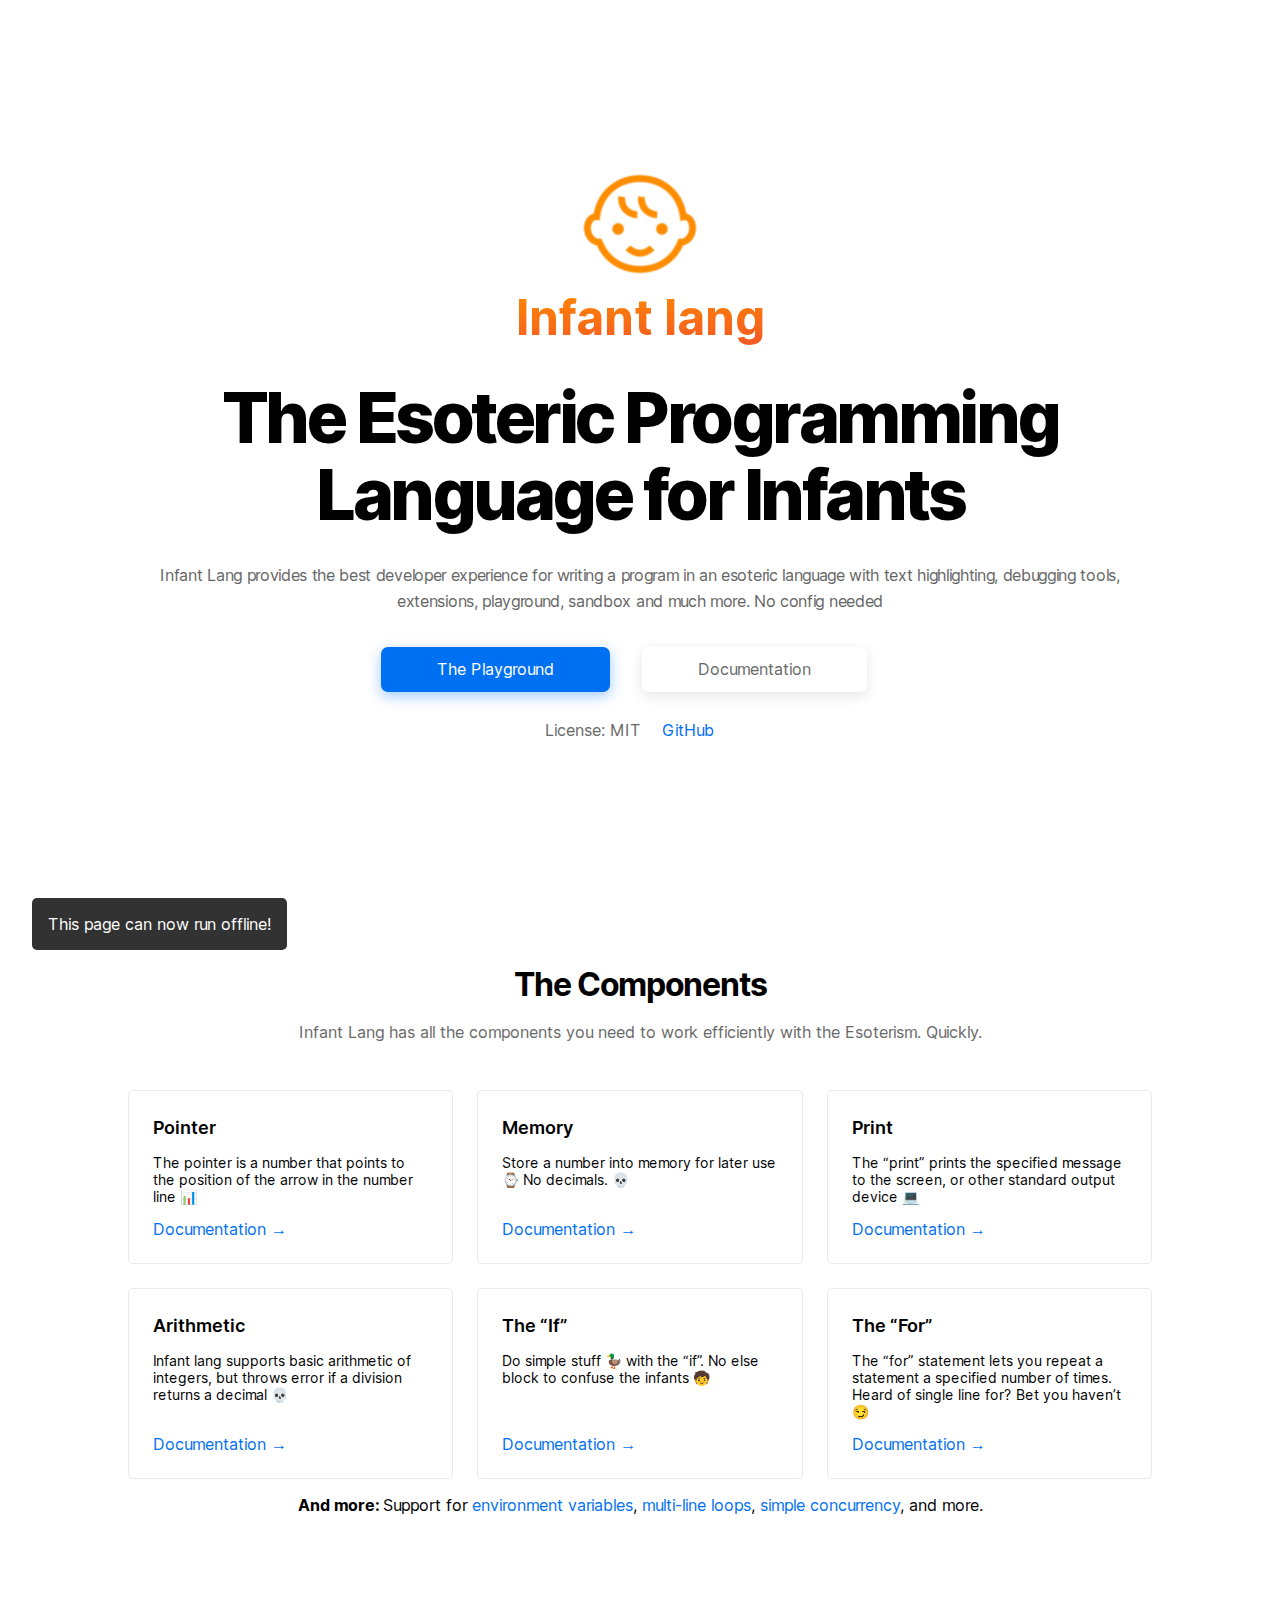
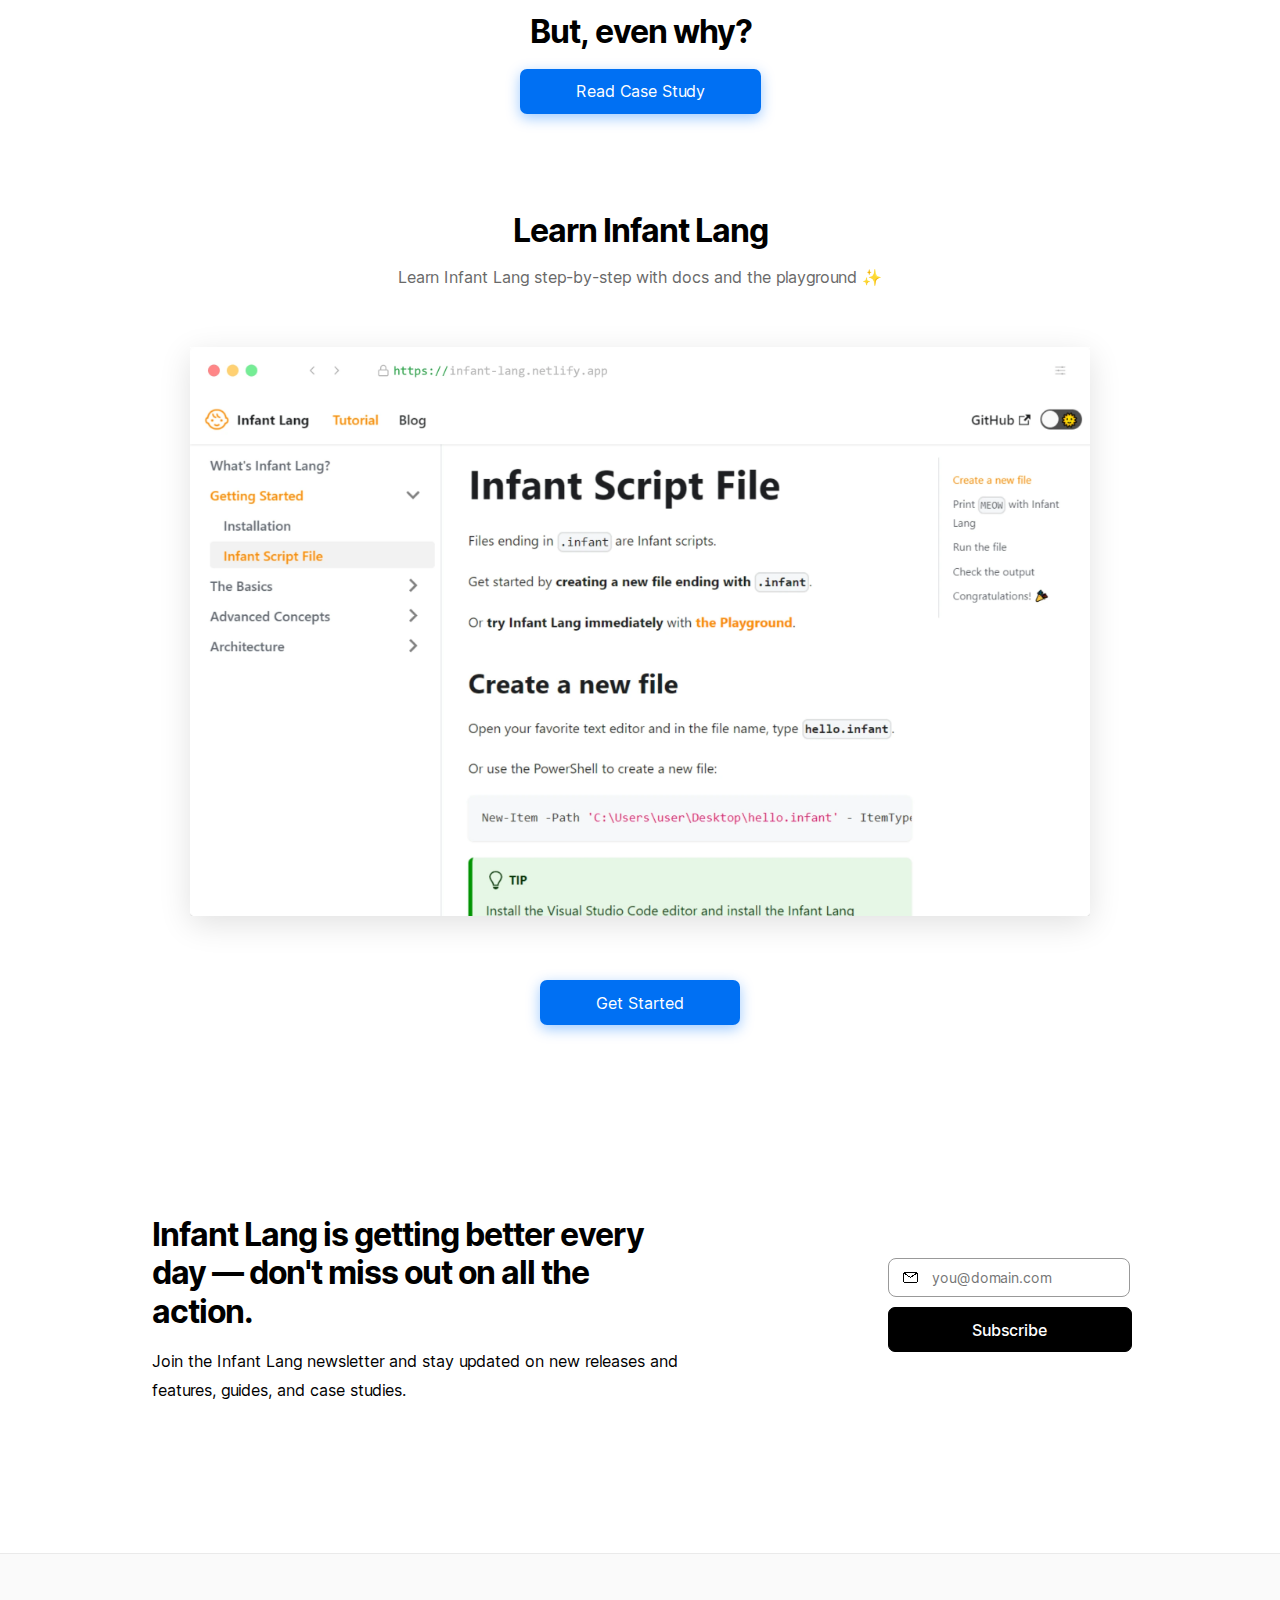
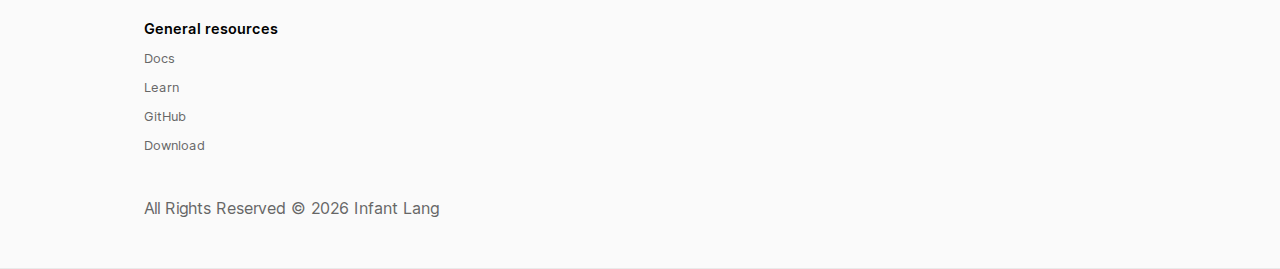
<file: index.html>
<!DOCTYPE html><html lang="en"><head><meta charset="UTF-8"><meta name="viewport" content="width=device-width,initial-scale=1"><meta name="theme-color" content="#000000"><meta name="description" content="Web site created using create-react-app"><meta property="og:url" content="https://infant.pages.dev"><meta property="og:title" content="Get started with Infant Lang"><meta property="og:description" content="A Minimalistic Less Esoteric Programming Language for Infants"><meta property="og:image" content="https://infant.pages.dev/ogimage.png"><title>Infant Lang</title><style>@font-face{font-family:Inter;src:url(/Inter.woff2) format(woff2);font-display:swap}*{-webkit-box-sizing:inherit;box-sizing:inherit}body,html{margin:0;padding:0;font-family:Inter,-apple-system,BlinkMacSystemFont,"Segoe UI",Roboto,Oxygen,Ubuntu,Cantarell,"Fira Sans","Droid Sans","Helvetica Neue",sans-serif}.noselect{user-drag:none;user-select:none;-moz-user-select:none;-webkit-user-drag:none;-webkit-user-select:none;-ms-user-select:none}.noTapHighlight,a{-webkit-touch-callout:none;-ms-touch-action:pan-y;touch-action:pan-y;-webkit-tap-highlight-color:transparent}.wrapper{width:100%;margin:0 auto;max-width:1024px}.firstSlide{min-height:100vh;display:-webkit-box;display:-ms-flexbox;display:flex;-webkit-box-orient:vertical;-webkit-box-direction:normal;-ms-flex-direction:column;flex-direction:column;-webkit-box-align:center;-ms-flex-align:center;align-items:center;-webkit-box-pack:center;-ms-flex-pack:center;justify-content:center;text-align:center}.logoAndTag{display:-webkit-box;display:-ms-flexbox;display:flex;-webkit-box-orient:vertical;-webkit-box-direction:normal;-ms-flex-direction:column;flex-direction:column;-webkit-box-pack:center;-ms-flex-pack:center;justify-content:center;-webkit-box-align:center;-ms-flex-align:center;align-items:center;padding-bottom:2rem}@-webkit-keyframes hue{0%{-webkit-filter:hue-rotate(0)}to{-webkit-filter:hue-rotate(-1turn)}}@keyframes hue{0%{-webkit-filter:hue-rotate(0)}to{-webkit-filter:hue-rotate(-1turn)}}.productName{width:-webkit-fit-content;width:-moz-fit-content;width:fit-content;font-size:1.2rem;-webkit-text-fill-color:transparent;animation:hue 4s linear infinite;-webkit-animation:hue 10s linear infinite;background-clip:text;-webkit-background-clip:text;background-image:-webkit-linear-gradient(92deg,#f35626,#ff8c00);font-size:3rem;font-weight:700;text-align:center}.title{font-weight:800;font-size:48px;letter-spacing:-.06em;line-height:1.2;margin:0 0 30px}@media screen and (min-width:780px){.title{font-size:70px;line-height:1.1;letter-spacing:-.05em}}.tagline{font-weight:400;font-size:16px;line-height:1.6;letter-spacing:-.02em;color:#666;margin:0 0 40px;max-width:90vw;margin:0 auto}.buttonsContainer{display:-webkit-box;display:-ms-flexbox;display:flex;-webkit-box-align:center;-ms-flex-align:center;align-items:center;padding:2rem 0 0 0}@media screen and (max-width:480px){.buttonsContainer{padding-top:1rem;-webkit-box-orient:vertical;-webkit-box-direction:normal;-ms-flex-direction:column;flex-direction:column}}.buttonsContainer button{margin:0 .8em}.buttons{display:-webkit-inline-box;display:-ms-inline-flexbox;display:inline-flex;-webkit-box-align:center;display:-webkit-inline-flex;position:relative;-ms-flex-align:center;align-items:center;-webkit-box-pack:center;margin:0 2rem 0 0;padding:0 3.5rem;height:2.81rem;line-height:2.8rem;border-radius:7px;-ms-flex-pack:center;justify-content:center;cursor:pointer;text-decoration:none;-webkit-transition:background .2s ease,color.2s ease,box-shadow.2s ease;-o-transition:background .2s ease,color.2s ease,box-shadow.2s ease;transition:background .2s ease,color.2s ease,box-shadow.2s ease;outline:0;border:none;font-size:inherit}@media screen and (max-width:480px){.buttons{margin:0 0 .5rem 0}}.blueButton{background-color:#0070f3;-webkit-box-shadow:0 4px 14px 0 rgb(0 118 255 / 39%);box-shadow:0 4px 14px 0 rgb(0 118 255 / 39%);color:#fff}.blueButton:hover{background:#0070f3;-webkit-box-shadow:0 6px 20px rgb(0 118 255 / 23%);box-shadow:0 6px 20px rgb(0 118 255 / 23%)}.whiteButton{background:#fff;color:#696969;box-shadow:0 4px 14px 0 rgb(0 0 0 / 10%);-webkit-box-shadow:0 4px 14px 0 rgb(0 0 0 / 10%);-moz-box-shadow:0 4px 14px 0 rgba(0,0,0,.1)}.whiteButton:hover{background:rgba(255,255,255,.9);-webkit-box-shadow:0 6px 20px rgb(93 93 93 / 23%);box-shadow:0 6px 20px rgb(93 93 93 / 23%)}.licenseContainer{display:-webkit-box;display:-ms-flexbox;display:flex;-webkit-box-align:center;-ms-flex-align:center;align-items:center;-webkit-box-pack:center;-ms-flex-pack:center;justify-content:center}.licenseContainer a{margin-top:1.5rem;margin-right:.8rem;text-decoration:none}.licenseText{position:relative;display:-webkit-inline-box;display:-ms-inline-flexbox;display:inline-flex;-webkit-box-align:center;-ms-flex-align:center;align-items:center;-webkit-box-pack:center;-ms-flex-pack:center;justify-content:center;cursor:pointer;text-decoration:none;padding:.25rem .5rem;margin:-.25rem -.5rem;border-radius:7px;outline:0;-webkit-transition:background.2s ease,color.2s ease,box-shadow.2s ease;-o-transition:background.2s ease,color.2s ease,box-shadow.2s ease;transition:background.2s ease,color.2s ease,box-shadow.2s ease}.license{color:#696969;text-align:center}.license:hover{background:#0000000d}.github{color:#0070f3;background-color:transparent;border:none;font-size:inherit;line-height:inherit}.github:hover{background:rgba(0,118,255,.1)}.secondSlide{display:-webkit-box;display:-ms-flexbox;display:flex;-webkit-box-orient:vertical;-webkit-box-direction:normal;-ms-flex-direction:column;flex-direction:column;-webkit-box-align:center;-ms-flex-align:center;align-items:center;text-align:center;margin-top:3rem}.slideTitleContainer{display:-webkit-box;display:-ms-flexbox;display:flex;-webkit-box-orient:vertical;-webkit-box-direction:normal;-ms-flex-direction:column;flex-direction:column;position:relative;text-align:center;margin:1rem 0 3rem 0}.sdk{font-size:2rem;letter-spacing:-1px;margin:0;font-weight:700;margin-bottom:1rem;line-height:1.3}.sdkTagline{margin:0;font-size:1rem;font-weight:400;color:#696969}@media screen and (min-width:640px){.componentsDetailsContainer{-ms-grid-columns:(minmax(0,1fr))[2];grid-template-columns:repeat(2,minmax(0,1fr))}}@media screen and (min-width:960px){.componentsDetailsContainer{-ms-grid-columns:(minmax(0,1fr))[3];grid-template-columns:repeat(3,minmax(0,1fr))}}.componentsDetailsContainer{display:-ms-grid;display:grid;grid-gap:24px;gap:24px;max-width:95vw}.component{border:1px solid #eaeaea;padding:24px;border-radius:5px;text-align:left;-webkit-box-flex:1;-ms-flex:1 1;flex:1 1;display:-webkit-box;display:-ms-flexbox;display:flex;-webkit-box-orient:vertical;-webkit-box-direction:normal;-ms-flex-direction:column;flex-direction:column;-webkit-transition:border .2s ease,-webkit-box-shadow .2s ease;transition:border .2s ease,-webkit-box-shadow .2s ease;-o-transition:box-shadow .2s ease,border .2s ease;transition:box-shadow .2s ease,border .2s ease;transition:box-shadow .2s ease,border .2s ease,-webkit-box-shadow .2s ease;cursor:pointer;-webkit-box-sizing:inherit;box-sizing:inherit}.component:hover{-webkit-transition:-webkit-box-shadow .2s ease;transition:-webkit-box-shadow .2s ease;-o-transition:box-shadow .2s ease;transition:box-shadow .2s ease;transition:box-shadow .2s ease,-webkit-box-shadow .2s ease;-webkit-box-shadow:0 8px 30px rgba(0,0,0,.12);box-shadow:0 8px 30px rgba(0,0,0,.12);border:1px solid transparent}.componentTitle{margin:0;line-height:1.4;font-size:1.125em;font-weight:600}.componentDesc{-webkit-box-sizing:inherit;box-sizing:inherit;font-size:14px;-webkit-box-flex:1;-ms-flex:1 1;flex:1 1}.componentDocsLink{color:#0070f3;font-size:inherit;text-decoration:none}@media (hover:hover){.component:hover a{text-decoration:underline}}.muchMore{margin:1rem 0}@media screen and (max-width:480px){.hideForMobile{display:none}}@media (min-width:640px),(min-width:960px){.hideForDesktop{display:none}}.thirdSlide{display:-webkit-box;display:-ms-flexbox;display:flex;-webkit-box-orient:vertical;-webkit-box-direction:normal;-ms-flex-direction:column;flex-direction:column;-webkit-box-align:center;-ms-flex-align:center;align-items:center;text-align:center;margin-top:5rem;margin-bottom:2rem}.thirdSlideTitle{font-size:2rem;letter-spacing:-1px;margin:0;font-weight:700;margin-bottom:1rem;line-height:1.3}.fourthSlide .buttons,.thirdSlide .buttons{margin:0}.fourthSlide{display:-webkit-box;display:-ms-flexbox;display:flex;-webkit-box-orient:vertical;-webkit-box-direction:normal;-ms-flex-direction:column;flex-direction:column;-webkit-box-align:center;-ms-flex-align:center;align-items:center;text-align:center;margin-top:6rem;margin-bottom:2rem}.learnImageContainer img{display:-webkit-inline-box;display:-ms-inline-flexbox;display:inline-flex;-webkit-box-shadow:0 8px 30px rgb(0 0 0 / 12%);box-shadow:0 8px 30px rgb(0 0 0 / 12%);margin:60px 0}@media screen and (max-width:400px){.learnImageContainer img{width:330px;height:auto}}@media screen and (min-width:400px){.learnImageContainer img{width:360px;height:auto}}@media screen and (min-width:640px){.learnImageContainer img{width:600px;height:auto}}@media screen and (min-width:960px){.learnImageContainer img{width:900px;height:auto}}.newsLetter{width:100%;margin:0 auto;padding:6.25rem 0;text-align:center}.subscribeContent{display:-ms-grid;display:grid;-ms-grid-columns:1fr .8fr;grid-template-columns:1fr .8fr;-webkit-box-align:center;-ms-flex-align:center;align-items:center;margin:2rem auto;padding:0 1.5rem;max-width:1024px}@media screen and (max-width:480px){.subscribeContent{display:-webkit-box;display:-ms-flexbox;display:flex;-webkit-box-align:center;-ms-flex-align:center;align-items:center;-webkit-box-orient:vertical;-webkit-box-direction:normal;-ms-flex-direction:column;flex-direction:column}}.subscribeContent>*{margin:0}.subscribeContent h2{font-size:2rem;letter-spacing:-1px;line-height:1.2;text-align:left;margin-bottom:.8rem}.subscribeContent h3{font-size:1rem;line-height:1.8;text-align:left;font-weight:400}.emailForm{text-align:right;position:relative}.emailInputDiv{text-align:center;-webkit-transition:border-bottom-color .1s ease-in,color .1s ease-in;-o-transition:border-bottom-color .1s ease-in,color .1s ease-in;transition:border-bottom-color .1s ease-in,color .1s ease-in;width:240px;max-width:100%}.inputDiv{position:relative;width:100%;margin:0 auto;height:37px;line-height:37px}.emailForm label{background-color:transparent;display:-webkit-box;display:-ms-flexbox;display:flex;border-radius:8px;border:1px solid#999;-webkit-box-align:center;-ms-flex-align:center;align-items:center;margin:0 auto;width:100%;cursor:unset}.emailForm span{margin:0 14px;display:-webkit-inline-box;display:-ms-inline-flexbox;display:inline-flex}.emailForm svg{text-rendering:optimizeLegibility;shape-rendering:crispEdges}.emailForm input[type=text]{background-color:transparent;border:none;border-radius:0;-webkit-box-sizing:border-box;box-sizing:border-box;color:#000;display:block;text-align:left;font-size:14px;font-family:Inter,-apple-system,BlinkMacSystemFont,"Segoe UI",Roboto,Oxygen,Ubuntu,Cantarell,"Fira Sans","Droid Sans","Helvetica Neue",sans-serif;padding:4px 0;margin:0 auto;height:37px;line-height:27px;width:100%;-webkit-box-shadow:none;box-shadow:none;outline:0}.emailForm button{position:relative;display:-webkit-inline-box;display:-ms-inline-flexbox;display:inline-flex;-webkit-box-align:center;-ms-flex-align:center;align-items:center;-webkit-box-pack:center;-ms-flex-pack:center;justify-content:center;cursor:pointer;text-decoration:none;padding:.25rem .5rem;margin:-.25rem -.5rem;border-radius:7px;color:#0070f3;background-color:transparent;border:none;font-size:inherit;line-height:inherit;-webkit-transition:background.2s ease,color.2s ease,box-shadow.2s ease;-o-transition:background.2s ease,color.2s ease,box-shadow.2s ease;transition:background.2s ease,color.2s ease,box-shadow.2s ease;outline:0;height:35px;margin:10px 0;margin-bottom:0;font-family:Inter,-apple-system,BlinkMacSystemFont,"Segoe UI",Roboto,Oxygen,Ubuntu,Cantarell,"Fira Sans","Droid Sans","Helvetica Neue",sans-serif;font-weight:500;width:94%;background-color:#000;color:#fff;border:1px solid#000}.emailForm button:hover{background:rgba(0,118,255,.1);background-color:transparent;border-color:#000;color:#000;outline:0}.emailForm form{display:inline-block;position:relative;max-width:100%}.footerContainer{width:100%;margin:0 auto;padding:0 0;background-color:#fafafa;border-top:1px solid #eaeaea;border-bottom:1px solid #eaeaea;overflow:hidden}.footerDiv{margin:0 auto;padding:0 1rem;max-width:1024px;display:-webkit-box;display:-ms-flexbox;display:flex;-webkit-box-orient:vertical;-webkit-box-direction:normal;-ms-flex-direction:column;flex-direction:column;-ms-flex-wrap:wrap;flex-wrap:wrap;-webkit-box-align:start;-ms-flex-align:start;align-items:flex-start;-webkit-box-pack:start;-ms-flex-pack:start;justify-content:flex-start;gap:10px;padding:50px 32px}.column{display:-webkit-box;display:-ms-flexbox;display:flex;-webkit-box-orient:vertical;-webkit-box-direction:normal;-ms-flex-direction:column;flex-direction:column;gap:3px;padding:1rem;color:#666}.column a{text-decoration:none;color:#666}.column span:nth-child(1){font-size:.9em;font-weight:600;color:#000}.column span{font-size:.8em;padding-bottom:11px;cursor:pointer}.column a:hover{color:#000}.rights{margin-top:.5rem;padding-top:0;padding-left:1rem;color:#666}.materialStatus{position:fixed;bottom:-50px;display:-webkit-box;display:-ms-flexbox;display:flex;padding:1rem;border:0;border-radius:5px;background-color:#323232;color:#fff;left:2rem;animation:closeMaterialStatus .2s linear 1 reverse forwards}@media screen and (max-width:480px){.materialStatus{width:85vw;left:50%;-webkit-transform:translate(-50%);-ms-transform:translate(-50%);transform:translate(-50%)}}@-webkit-keyframes closeMaterialStatus{0%{bottom:30px}25%{bottom:15px}50%{bottom:0}75%{bottom:-30px}100%{bottom:-50px}}@keyframes closeMaterialStatus{0%{bottom:30px}25%{bottom:15px}50%{bottom:0}75%{bottom:-30px}100%{bottom:-50px}}</style></head><body><div class="wrapper"><div class="firstSlide"><div class="logoAndTag"><img src="/infant.webp" alt="Infant Lang" height="128" width="128"> <span class="productName noselect">Infant lang</span></div><h1 class="title">The Esoteric Programming Language for Infants</h1><span class="tagline">Infant Lang provides the best developer experience for writing a program in an esoteric language with text highlighting, debugging tools, extensions, playground, sandbox and much more. No config needed</span><div class="buttonsContainer"><a href="https://infant-lang-playground.netlify.app/" class="buttons blueButton noselect">The Playground</a> <a href="https://infant-lang.netlify.app/" class="buttons whiteButton noselect">Documentation</a></div><div class="licenseContainer"><a href="https://github.com/infant-lang/interpreter/blob/main/LICENSE.txt" class="licenseText license noselect">License: MIT</a> <a href="https://github.com/infant-lang/" class="licenseText github noselect">GitHub</a></div></div><div class="secondSlide"><div class="slideTitleContainer"><span class="sdk">The Components</span> <span class="sdkTagline">Infant Lang has all the components you need to work efficiently with the Esoterism. Quickly.</span></div><div class="componentsDetailsContainer"><div class="component"><span class="componentTitle">Pointer</span><p class="componentDesc">The pointer is a number that points to the position of the arrow in the number line 📊</p><a href="https://infant-lang.netlify.app/docs/the-basics/Pointer" class="componentDocsLink">Documentation →</a></div><div class="component"><span class="componentTitle">Memory</span><p class="componentDesc">Store a number into memory for later use ⌚ No decimals. 💀</p><a href="https://infant-lang.netlify.app/docs/the-basics/Memory" class="componentDocsLink">Documentation →</a></div><div class="component"><span class="componentTitle">Print</span><p class="componentDesc">The <q>print</q> prints the specified message to the screen, or other standard output device 💻</p><a href="https://infant-lang.netlify.app/docs/the-basics/Print" class="componentDocsLink">Documentation →</a></div><div class="component"><span class="componentTitle">Arithmetic</span><p class="componentDesc">Infant lang supports basic arithmetic of integers, but throws error if a division returns a decimal 💀</p><a href="https://infant-lang.netlify.app/docs/the-basics/Arithmetic" class="componentDocsLink">Documentation →</a></div><div class="component"><span class="componentTitle">The <q>If</q></span><p class="componentDesc">Do simple stuff 🦆 with the <q>if</q>. No else block to confuse the infants 🧒</p><a href="https://infant-lang.netlify.app/docs/advanced-concepts/If" class="componentDocsLink">Documentation →</a></div><div class="component"><span class="componentTitle">The <q>For</q></span><p class="componentDesc">The <q>for</q> statement lets you repeat a statement a specified number of times. Heard of single line for? Bet you haven’t 😏</p><a href="https://infant-lang.netlify.app/docs/advanced-concepts/For" class="componentDocsLink">Documentation →</a></div><div class="component hideForDesktop"><span class="componentTitle">And much more coming...</span><p class="componentDesc">Support for <a class="componentDocsLink" href="https://docs.google.com/presentation/d/1xXDLfQhg4eJuychO5FgUWg2z0g5n218nFTnsrEVLwtM/edit?usp=sharing">environment variables</a>, <a class="componentDocsLink" href="https://docs.google.com/presentation/d/1xXDLfQhg4eJuychO5FgUWg2z0g5n218nFTnsrEVLwtM/edit?usp=sharing">multi-line loops</a>, <a class="componentDocsLink" href="https://docs.google.com/presentation/d/1xXDLfQhg4eJuychO5FgUWg2z0g5n218nFTnsrEVLwtM/edit?usp=sharing">simple concurrency</a>, and more.</p></div></div><span class="muchMore hideForMobile"><b>And more: </b>Support for <a class="componentDocsLink" href="https://docs.google.com/presentation/d/1xXDLfQhg4eJuychO5FgUWg2z0g5n218nFTnsrEVLwtM/edit?usp=sharing">environment variables</a>, <a class="componentDocsLink" href="https://docs.google.com/presentation/d/1xXDLfQhg4eJuychO5FgUWg2z0g5n218nFTnsrEVLwtM/edit?usp=sharing">multi-line loops</a>, <a class="componentDocsLink" href="https://docs.google.com/presentation/d/1xXDLfQhg4eJuychO5FgUWg2z0g5n218nFTnsrEVLwtM/edit?usp=sharing">simple concurrency</a>, and more.</span></div><div class="thirdSlide"><span class="thirdSlideTitle">But, even why?</span> <a href="https://infant-lang.netlify.app/docs/intro#how-did-we-get-here" class="buttons blueButton">Read Case Study</a></div><div class="fourthSlide"><span class="thirdSlideTitle">Learn Infant Lang</span> <span class="sdkTagline">Learn Infant Lang step-by-step with docs and the playground ✨</span><div class="learnImageContainer"><img src="/learn.webp" alt="Learn Infant Lang step-by-step" width="800" height="506"></div><a href="https://infant-lang.netlify.app/" class="buttons blueButton">Get Started</a></div><div class="newsLetter"><div class="subscribeContent"><aside><h2>Infant Lang is getting better every day — don&apos;t miss out on all the action.</h2><h3>Join the Infant Lang newsletter and stay updated on new releases and features, guides, and case studies.</h3></aside><aside><div class="emailForm"><form action=""><div class="emailInputDiv"><label for="emailInput"><span><svg aria-label="closed email" height="15" viewBox="0 0 15 11" width="15"><g fill="none" fill-rule="evenodd" stroke="currentColor" stroke-width="1" transform="translate(-598.000000, -418.000000) translate(560.000000, 404.000000) translate(23.000000, 0.000000) translate(15.000000, 13.000000) translate(0.000000, 1.000000)"><rect height="10" rx="2" width="14" x="0.5" y="0.5"></rect><path d="M1.175 1.135L7.5 5.5" stroke-linecap="square"></path><path d="M14.04.912L7.5 5.5" stroke-linecap="square"></path></g></svg></span><div class="inputDiv"><input type="text" id="emailInput" placeholder="you@domain.com"></div></label></div><button class="submit" type="button">Subscribe</button></form></div></aside></div></div></div><div class="footerContainer"><div class="footerDiv"><div class="column"><span>General resources</span> <span><a href="https://infant-lang.netlify.app/">Docs</a></span> <span><a href="https://infant-lang.netlify.app/docs/getting-started/creating-a-new-infant-script">Learn</a></span> <span><a href="https://github.com/infant-lang">GitHub</a></span> <span><a href="https://github.com/infant-lang/interpreter/releases">Download</a></span></div><span class="rights">All Rights Reserved © 2022 by Infant Lang</span></div></div><script defer>function stat(e){let t=` <div class="materialStatus"><span>${e}</span></div>`;t=(new DOMParser).parseFromString(t,"text/html"),t=t.querySelector("div.materialStatus"),document.body.appendChild(t),setTimeout(()=>{t.style.animation="closeMaterialStatus 0.2s linear 5s 1 forwards"},5e3)}document.querySelector(".rights").textContent = `All Rights Reserved © ${(new Date).getFullYear()} Infant Lang`;try{fetch("https://infant.onrender.com/api/stable/play")}catch(e){}</script><script defer>"serviceWorker"in navigator&&window.addEventListener("load",()=>{navigator.serviceWorker.register("/sw.js").then(e=>{console.debug("Success: ",e.scope),null==localStorage.getItem("offline")&&(localStorage.setItem("offline","true"),stat("This page can now run offline!"))}).catch(e=>console.debug("Failure: ",e))});</script></body></html>
</file>
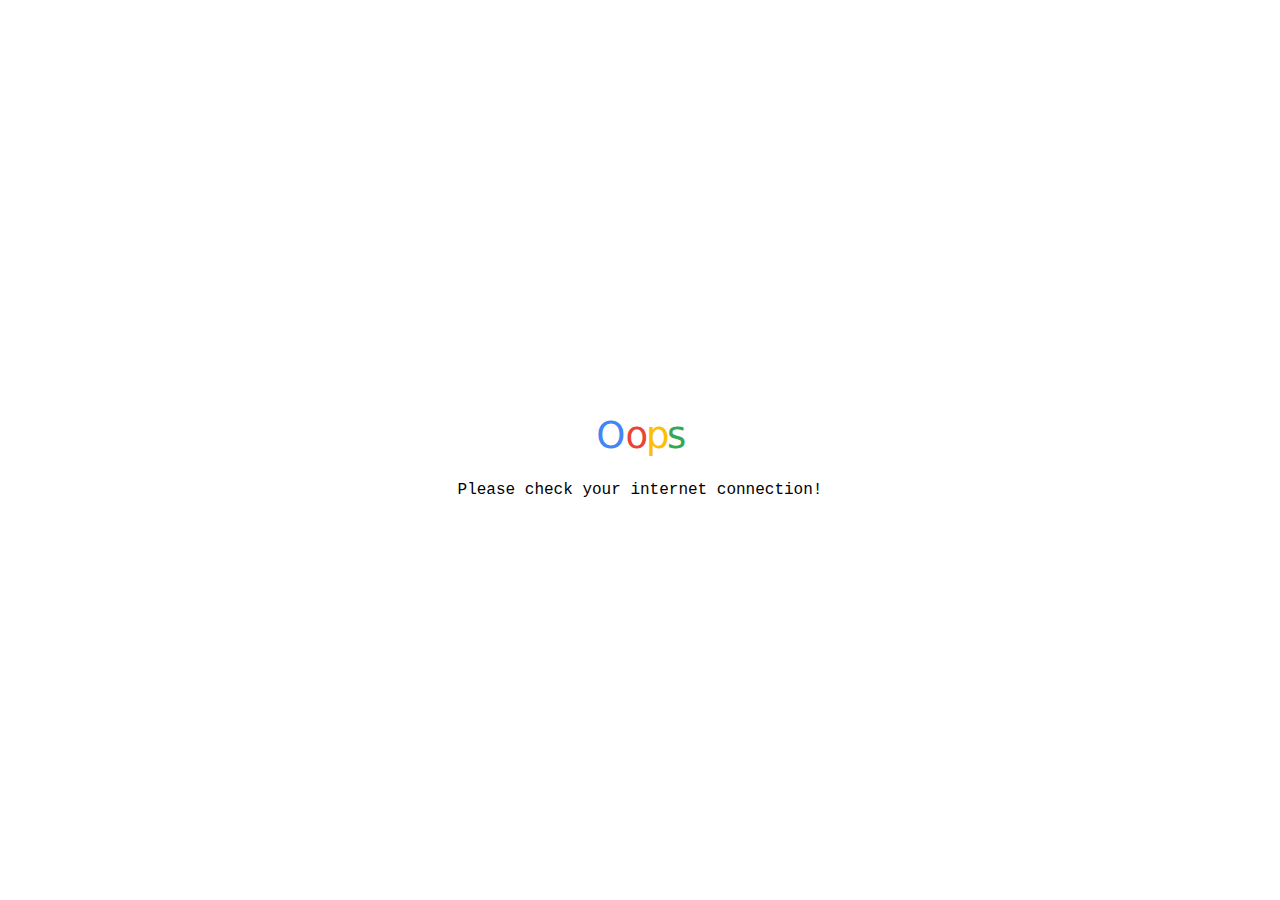
<file: offline.html>
<!DOCTYPE html><html lang="en"><head><meta charset="UTF-8" name="viewport" content="width=device-width,initial-scale=1"><style>body,html{min-height:100%;height:100%;margin:0;border:0;box-sizing:border-box;display:flex;align-items:center;justify-content:center}.wrapper{display:flex;flex-direction:column;align-items:center;justify-content:center}.logoContainer{display:flex;align-items:center;justify-content:center}.content{display:grid;place-items:center;text-align:center;font-family:courier}</style><title>Offline</title></head><body><div class="wrapper"><div class="logoContainer"><svg width="134" height="80" xmlns="http://www.w3.org/2000/svg" xmlns:xlink="http://www.w3.org/1999/xlink" overflow="hidden"><defs><clipPath id="clip0"><rect x="764" y="344" width="134" height="80"/></clipPath></defs><g clip-path="url(#clip0)" transform="translate(-764 -344)"><text fill="#4285F4" font-family="system-ui, -apple-system, BlinkMacSystemFont, &#34;Segoe UI&#34;, Roboto, Oxygen, Ubuntu, Cantarell, &#34;Open Sans&#34;, &#34;Helvetica Neue&#34;, sans-serif" font-weight="500" font-size="37" transform="translate(787.262 391)">O<tspan fill="#EA4335" font-size="37" x="29.1666" y="0">o</tspan><tspan fill="#FDBE05" font-size="37" x="49.8333" y="0">p</tspan><tspan fill="#34A853" font-size="37" x="70.8333" y="0">s</tspan></text></g></svg></div><div class="content"><span>Please check your internet connection!</span></div></div></body></html>
</file>
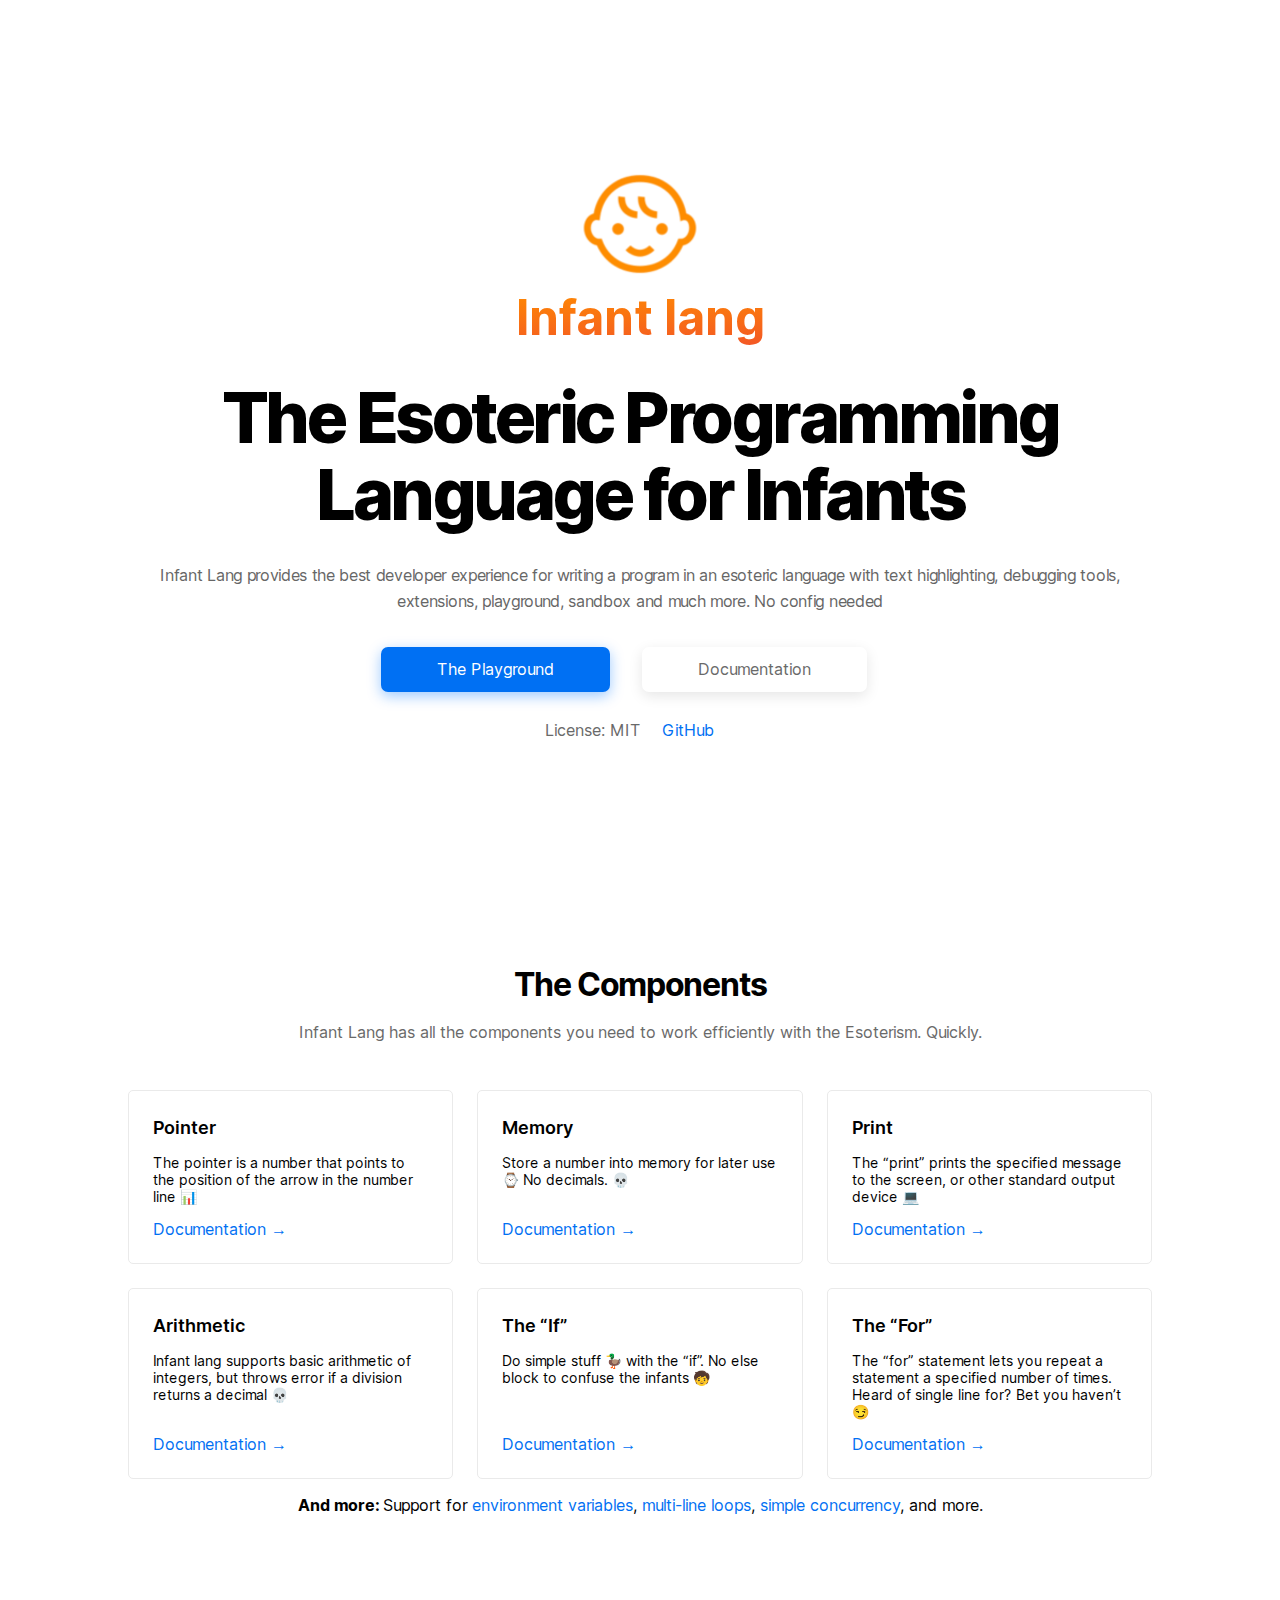
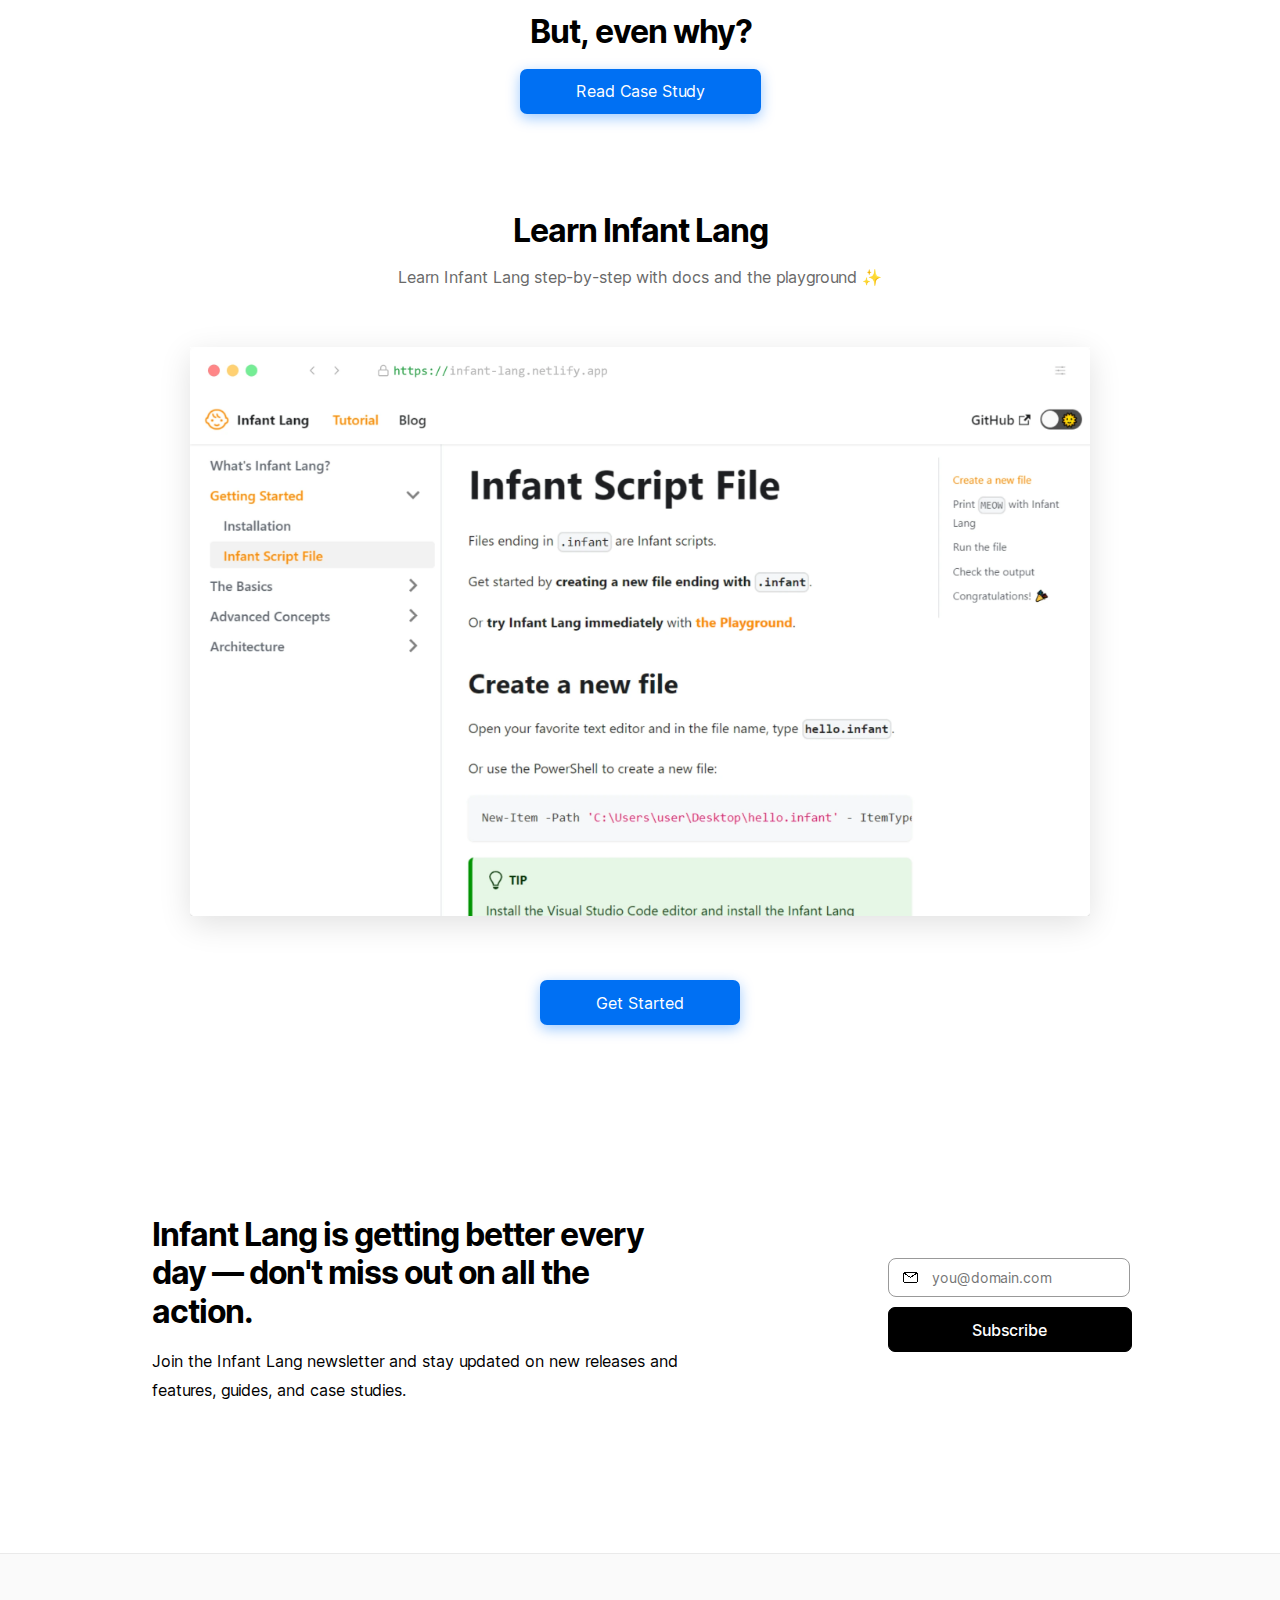
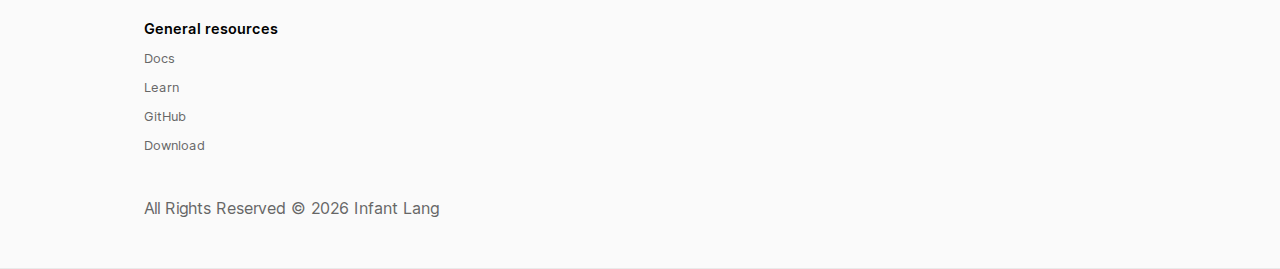
<file: realIndex.html>
<!DOCTYPE html>
<html lang="en">

<head>
    <meta charset="UTF-8">
    <meta name="viewport" content="width=device-width, initial-scale=1.0">
    <meta name="theme-color" content="#000000"/>
    <meta name="description" content="Web site created using create-react-app"/>
    <meta property="og:url" content="https://infant.pages.dev"/>
    <meta property="og:title" content="Get started with Infant Lang"/>
    <meta property="og:description" content="A Minimalistic Less Esoteric Programming Language for Infants"/>
    <meta property="og:image" content="https://infant.pages.dev/ogimage.png"/>
    <title>Infant Lang</title>
    <link rel="stylesheet" href="/style.css">
</head>

<body>
    <div class="wrapper">
        <div class="firstSlide">
            <div class="logoAndTag">
                <img src="/infant.webp" alt="Infant Lang" height="128" width="128">
                <span class="productName noselect">Infant lang</span>
            </div>
            <h1 class="title">
                The Esoteric Programming Language for Infants
            </h1>
            <span class="tagline">Infant Lang provides the best developer experience for writing a program in an
                esoteric
                language with text highlighting, debugging tools, extensions, playground, sandbox and much more. No
                config needed</span>

            <div class="buttonsContainer">
                <a href="https://infant-lang-playground.netlify.app/" class="buttons blueButton noselect">The
                    Playground</a>
                <a href="https://infant-lang.netlify.app/" class="buttons whiteButton noselect">Documentation</a>
            </div>

            <div class="licenseContainer">
                <a href="https://github.com/infant-lang/interpreter/blob/main/LICENSE.txt"
                    class="licenseText license noselect">License: MIT</a>
                <a href="https://github.com/infant-lang/" class="licenseText github noselect">GitHub</a>
            </div>
        </div>
        <div class="secondSlide">
            <div class="slideTitleContainer">
                <span class="sdk">The Components</span>
                <span class="sdkTagline">Infant Lang has all the components you need to work efficiently with the
                    Esoterism. Quickly.</span>
            </div>
            <div class="componentsDetailsContainer">
                <div class="component">
                    <span class="componentTitle">Pointer</span>
                    <p class="componentDesc">The pointer is a number that points to the position of the arrow in the
                        number line 📊</p>
                    <a href="https://infant-lang.netlify.app/docs/the-basics/Pointer"
                        class="componentDocsLink">Documentation →</a>
                </div>
                <div class="component">
                    <span class="componentTitle">Memory</span>
                    <p class="componentDesc">Store a number into memory for later use ⌚ No decimals. 💀</p>
                    <a href="https://infant-lang.netlify.app/docs/the-basics/Memory"
                        class="componentDocsLink">Documentation →</a>
                </div>
                <div class="component">
                    <span class="componentTitle">Print</span>
                    <p class="componentDesc">The <q>print</q> prints the specified message to the screen, or other
                        standard output device 💻</p>
                    <a href="https://infant-lang.netlify.app/docs/the-basics/Print"
                        class="componentDocsLink">Documentation →</a>
                </div>
                <div class="component">
                    <span class="componentTitle">Arithmetic</span>
                    <p class="componentDesc">Infant lang supports basic arithmetic of integers, but throws error if a
                        division returns a decimal 💀</p>
                    <a href="https://infant-lang.netlify.app/docs/the-basics/Arithmetic"
                        class="componentDocsLink">Documentation →</a>
                </div>
                <div class="component">
                    <span class="componentTitle">The <q>If</q></span>
                    <p class="componentDesc">Do simple stuff 🦆 with the <q>if</q>. No else block to confuse the infants
                        🧒</p>
                    <a href="https://infant-lang.netlify.app/docs/advanced-concepts/If"
                        class="componentDocsLink">Documentation →</a>
                </div>
                <div class="component">
                    <span class="componentTitle">The <q>For</q></span>
                    <p class="componentDesc">The <q>for</q> statement lets you repeat a statement a specified number of
                        times. Heard of single line for? Bet you haven’t 😏</p>
                    <a href="https://infant-lang.netlify.app/docs/advanced-concepts/For"
                        class="componentDocsLink">Documentation →</a>
                </div>

                <div class="component hideForDesktop">
                    <span class="componentTitle">And much more coming...</span>
                    <p class="componentDesc">Support for <a class="componentDocsLink"
                            href="https://docs.google.com/presentation/d/1xXDLfQhg4eJuychO5FgUWg2z0g5n218nFTnsrEVLwtM/edit?usp=sharing">environment
                            variables</a>, <a class="componentDocsLink"
                            href="https://docs.google.com/presentation/d/1xXDLfQhg4eJuychO5FgUWg2z0g5n218nFTnsrEVLwtM/edit?usp=sharing">multi-line
                            loops</a>, <a class="componentDocsLink" href="https://docs.google.com/presentation/d/1xXDLfQhg4eJuychO5FgUWg2z0g5n218nFTnsrEVLwtM/edit?usp=sharing
                        ">simple concurrency</a>, and more.</p>
                </div>
            </div>

            <span class="muchMore hideForMobile">
                <b>And more: </b> Support for <a class="componentDocsLink"
                href="https://docs.google.com/presentation/d/1xXDLfQhg4eJuychO5FgUWg2z0g5n218nFTnsrEVLwtM/edit?usp=sharing">environment
                variables</a>, <a class="componentDocsLink"
                href="https://docs.google.com/presentation/d/1xXDLfQhg4eJuychO5FgUWg2z0g5n218nFTnsrEVLwtM/edit?usp=sharing">multi-line
                loops</a>, <a class="componentDocsLink" href="https://docs.google.com/presentation/d/1xXDLfQhg4eJuychO5FgUWg2z0g5n218nFTnsrEVLwtM/edit?usp=sharing
            ">simple concurrency</a>, and more.
            </span>
        </div>

        <div class="thirdSlide">
            <span class="thirdSlideTitle">But, even why?</span>
            <a href="https://infant-lang.netlify.app/docs/intro#how-did-we-get-here" class="buttons blueButton">Read Case Study</a>
        </div>
        
        <div class="fourthSlide">    
            <span class="thirdSlideTitle">Learn Infant Lang</span>

            <span class="sdkTagline">Learn Infant Lang step-by-step with docs and the playground ✨</span>

            <div class="learnImageContainer">
                <img src="/learn.webp" alt="Learn Infant Lang step-by-step" width="800" height="506">
            </div>
            <a href="https://infant-lang.netlify.app/" class="buttons blueButton">Get Started</a>
        </div>

        <div class="newsLetter">
            <div class="subscribeContent">
                <aside>
                    <h2>Infant Lang is getting better every day — don&apos;t miss out on all the action.</h2>
                    <h3>Join the Infant Lang newsletter and stay updated on new releases and features, guides, and case studies.</h3>
                </aside>
                <aside>
                    <div class="emailForm">
                       <form action="">
                            <div class="emailInputDiv">
                                <label for="emailInput">
                                    <span>
                                        <svg aria-label="closed email" height="15" viewBox="0 0 15 11" width="15"><g fill="none" fill-rule="evenodd" stroke="currentColor" stroke-width="1" transform="translate(-598.000000, -418.000000) translate(560.000000, 404.000000) translate(23.000000, 0.000000) translate(15.000000, 13.000000) translate(0.000000, 1.000000)"><rect height="10" rx="2" width="14" x="0.5" y="0.5"></rect><path d="M1.175 1.135L7.5 5.5" stroke-linecap="square"></path><path d="M14.04.912L7.5 5.5" stroke-linecap="square"></path></g></svg>
                                    </span>
                                    <div class="inputDiv">
                                        <input type="text" id="emailInput" placeholder="you@domain.com">
                                    </div>
                                </label>
                            </div>
                            <button class="submit" type="button">Subscribe</button>
                       </form>
                    </div>
                </aside>
            </div>
        </div>

    </div>
    <div class="footerContainer">
        <div class="footerDiv">
            <div class="column">
                <span>General resources</span>
                <span><a href="https://infant-lang.netlify.app/">Docs</a></span>
                <span><a href="https://infant-lang.netlify.app/docs/getting-started/creating-a-new-infant-script">Learn</a></span>
                <span><a href="https://github.com/infant-lang">GitHub</a></span>
                <span><a href="https://github.com/infant-lang/interpreter/releases">Download</a></span>
            </div>
            <span class="rights">All Rights Reserved © 2022 by Infant Lang</span>
        </div>
    </div>

    <script defer>
        function stat(e){let t=` <div class="materialStatus"><span>${e}</span></div>`;t=(new DOMParser).parseFromString(t,"text/html"),t=t.querySelector("div.materialStatus"),document.body.appendChild(t),setTimeout(()=>{t.style.animation="closeMaterialStatus 0.2s linear 5s 1 forwards"},5e3)}
        document.querySelector(".rights").textContent = `All Rights Reserved © ${(new Date).getFullYear()} Infant Lang`
    </script>
    <script defer>"serviceWorker"in navigator&&window.addEventListener("load",()=>{navigator.serviceWorker.register("/sw.js").then(e=>{console.debug("Success: ",e.scope),null==localStorage.getItem("offline")&&(localStorage.setItem("offline","true"),stat("This page can now run offline!"))}).catch(e=>console.debug("Failure: ",e))});</script>
</body>

</html>
</file>
<file: style.css>
@font-face {
	font-family: "Inter";
	src: url(/Inter.woff2) format(woff2);
	font-display: swap;
}

* {
	-webkit-box-sizing: inherit;
	box-sizing: inherit;
}

body,
html {
	margin: 0;
	padding: 0;
	font-family: "Inter", -apple-system, BlinkMacSystemFont, "Segoe UI",
		"Roboto", "Oxygen", "Ubuntu", "Cantarell", "Fira Sans", "Droid Sans",
		"Helvetica Neue", sans-serif;
}

.noselect {
	user-drag: none;
	user-select: none;
	-moz-user-select: none;
	-webkit-user-drag: none;
	-webkit-user-select: none;
	-ms-user-select: none;
}

.noTapHighlight,
a {
	-webkit-touch-callout: none;
	-ms-touch-action: pan-y;
	touch-action: pan-y;
	-webkit-tap-highlight-color: transparent;
}

.wrapper {
	width: 100%;
	margin: 0 auto;
	max-width: 1024px;
}

.firstSlide {
	min-height: 100vh;
	display: -webkit-box;
	display: -ms-flexbox;
	display: flex;
	-webkit-box-orient: vertical;
	-webkit-box-direction: normal;
	    -ms-flex-direction: column;
	        flex-direction: column;
	-webkit-box-align: center;
	    -ms-flex-align: center;
	        align-items: center;
	-webkit-box-pack: center;
	    -ms-flex-pack: center;
	        justify-content: center;
	text-align: center;
}

.logoAndTag {
	display: -webkit-box;
	display: -ms-flexbox;
	display: flex;
	-webkit-box-orient: vertical;
	-webkit-box-direction: normal;
	    -ms-flex-direction: column;
	        flex-direction: column;
	-webkit-box-pack: center;
	    -ms-flex-pack: center;
	        justify-content: center;
	-webkit-box-align: center;
	    -ms-flex-align: center;
	        align-items: center;

	padding-bottom: 2rem;
}

@-webkit-keyframes hue {
	0% {
		-webkit-filter: hue-rotate(0);
	}
	to {
		-webkit-filter: hue-rotate(-1turn);
	}
}

@keyframes hue {
	0% {
		-webkit-filter: hue-rotate(0);
	}
	to {
		-webkit-filter: hue-rotate(-1turn);
	}
}

.productName {
	width: -webkit-fit-content;
	width: -moz-fit-content;
	width: fit-content;
	font-size: 1.2rem;
	-webkit-text-fill-color: transparent;
	animation: hue 4s linear infinite;
	-webkit-animation: hue 10s linear infinite;
	background-clip: text;
	-webkit-background-clip: text;
	background-image: -webkit-linear-gradient(92deg, #f35626, #ff8c00);
	font-size: 3rem;
	font-weight: 700;
	text-align: center;
}

.title {
	font-weight: 800;
	font-size: 48px;
	letter-spacing: -0.06em;
	line-height: 1.2;
	margin: 0 0 30px;
}

@media screen and (min-width: 780px) {
	.title {
		font-size: 70px;
		line-height: 1.1;
		letter-spacing: -0.05em;
	}
}

.tagline {
	font-weight: 400;
	font-size: 16px;
	line-height: 1.6;
	letter-spacing: -0.02em;
	color: #666;
	margin: 0 0 40px;
	max-width: 90vw;
	margin: 0 auto;
}

.buttonsContainer {
	display: -webkit-box;
	display: -ms-flexbox;
	display: flex;
	-webkit-box-align: center;
	    -ms-flex-align: center;
	        align-items: center;
	padding: 2rem 0 0 0;
}

@media screen and (max-width: 480px) {
	.buttonsContainer {
		padding-top: 1rem;
		-webkit-box-orient: vertical;
		-webkit-box-direction: normal;
		    -ms-flex-direction: column;
		        flex-direction: column;
	}
}

.buttonsContainer button {
	margin: 0 0.8em;
}

.buttons {
	display: -webkit-inline-box;
	display: -ms-inline-flexbox;
	display: inline-flex;
	-webkit-box-align: center;
	display: -webkit-inline-flex;
	position: relative;
	-ms-flex-align: center;
	    align-items: center;
	-webkit-box-pack: center;
	margin: 0 2rem 0 0;
	padding: 0 3.5rem;
	height: 2.81rem;
	line-height: 2.8rem;
	border-radius: 7px;
	-ms-flex-pack: center;
	    justify-content: center;
	cursor: pointer;
	text-decoration: none;
	-webkit-transition: background 0.2s ease, color.2s ease, box-shadow.2s ease;
	-o-transition: background 0.2s ease, color.2s ease, box-shadow.2s ease;
	transition: background 0.2s ease, color.2s ease, box-shadow.2s ease;
	outline: none;
	border: none;
	font-size: inherit;
}

@media screen and (max-width: 480px) {
	.buttons {
		margin: 0 0 0.5rem 0;
	}
}

.blueButton {
	background-color: #0070f3;
	-webkit-box-shadow: 0 4px 14px 0 rgb(0 118 255 / 39%);
	box-shadow: 0 4px 14px 0 rgb(0 118 255 / 39%);
	color: white;
}

.blueButton:hover {
	background: #0070f3;
	-webkit-box-shadow: 0 6px 20px rgb(0 118 255 / 23%);
	box-shadow: 0 6px 20px rgb(0 118 255 / 23%);
}

.whiteButton {
	background: #fff;
	color: #696969;
	box-shadow: 0 4px 14px 0 rgb(0 0 0 / 10%);
	-webkit-box-shadow: 0 4px 14px 0 rgb(0 0 0 / 10%);
	-moz-box-shadow: 0 4px 14px 0 rgba(0, 0, 0, 0.1);
}

.whiteButton:hover {
	background: rgba(255, 255, 255, 0.9);
	-webkit-box-shadow: 0 6px 20px rgb(93 93 93 / 23%);
	box-shadow: 0 6px 20px rgb(93 93 93 / 23%);
}

.licenseContainer {
	display: -webkit-box;
	display: -ms-flexbox;
	display: flex;
	-webkit-box-align: center;
	    -ms-flex-align: center;
	        align-items: center;
	-webkit-box-pack: center;
	    -ms-flex-pack: center;
	        justify-content: center;
}

.licenseContainer a {
	margin-top: 1.5rem;
	margin-right: 0.8rem;
	text-decoration: none;
}

.licenseText {
	position: relative;
	display: -webkit-inline-box;
	display: -ms-inline-flexbox;
	display: inline-flex;
	-webkit-box-align: center;
	-ms-flex-align: center;
	align-items: center;
	-webkit-box-pack: center;
	-ms-flex-pack: center;
	justify-content: center;
	cursor: pointer;
	text-decoration: none;
	padding: 0.25rem 0.5rem;
	margin: -0.25rem -0.5rem;
	border-radius: 7px;
	outline: none;
	-webkit-transition: background.2s ease, color.2s ease, box-shadow.2s ease;
	-o-transition: background.2s ease, color.2s ease, box-shadow.2s ease;
	transition: background.2s ease, color.2s ease, box-shadow.2s ease;
}

.license {
	color: #696969;
	text-align: center;
}

.license:hover {
	background: #0000000d;
}

.github {
	color: #0070f3;
	background-color: transparent;
	border: none;
	font-size: inherit;
	line-height: inherit;
}

.github:hover {
	background: rgba(0, 118, 255, 0.1);
}

.secondSlide {
	display: -webkit-box;
	display: -ms-flexbox;
	display: flex;
	-webkit-box-orient: vertical;
	-webkit-box-direction: normal;
	    -ms-flex-direction: column;
	        flex-direction: column;
	-webkit-box-align: center;
	    -ms-flex-align: center;
	        align-items: center;
	text-align: center;
	margin-top: 3rem;
}

.slideTitleContainer {
	display: -webkit-box;
	display: -ms-flexbox;
	display: flex;
	-webkit-box-orient: vertical;
	-webkit-box-direction: normal;
	    -ms-flex-direction: column;
	        flex-direction: column;
	position: relative;
	text-align: center;
	margin: 1rem 0 3rem 0;
}

.sdk {
	font-size: 2rem;
	letter-spacing: -1px;
	margin: 0;
	font-weight: 700;
	margin-bottom: 1rem;
	line-height: 1.3;
}

.sdkTagline {
	margin: 0;
	font-size: 1rem;
	font-weight: 400;
	color: #696969;
}

@media screen and (min-width: 640px) {
	.componentsDetailsContainer {
		-ms-grid-columns: (minmax(0, 1fr))[2];
		grid-template-columns: repeat(2, minmax(0, 1fr));
	}
}

@media screen and (min-width: 960px) {
	.componentsDetailsContainer {
		-ms-grid-columns: (minmax(0, 1fr))[3];
		grid-template-columns: repeat(3, minmax(0, 1fr));
	}
}

.componentsDetailsContainer {
	display: -ms-grid;
	display: grid;
	grid-gap: 24px;
	gap: 24px;
	max-width: 95vw;
}

.component {
	border: 1px solid #eaeaea;
	padding: 24px;
	border-radius: 5px;
	text-align: left;
	-webkit-box-flex: 1;
	    -ms-flex: 1 1;
	        flex: 1 1;
	display: -webkit-box;
	display: -ms-flexbox;
	display: flex;
	-webkit-box-orient: vertical;
	-webkit-box-direction: normal;
	    -ms-flex-direction: column;
	        flex-direction: column;
	-webkit-transition: border 0.2s ease, -webkit-box-shadow 0.2s ease;
	transition: border 0.2s ease, -webkit-box-shadow 0.2s ease;
	-o-transition: box-shadow 0.2s ease, border 0.2s ease;
	transition: box-shadow 0.2s ease, border 0.2s ease;
	transition: box-shadow 0.2s ease, border 0.2s ease, -webkit-box-shadow 0.2s ease;
	cursor: pointer;
	-webkit-box-sizing: inherit;
	box-sizing: inherit;
}

.component:hover {
	-webkit-transition: -webkit-box-shadow 0.2s ease;
	transition: -webkit-box-shadow 0.2s ease;
	-o-transition: box-shadow 0.2s ease;
	transition: box-shadow 0.2s ease;
	transition: box-shadow 0.2s ease, -webkit-box-shadow 0.2s ease;
	-webkit-box-shadow: 0 8px 30px rgba(0, 0, 0, 0.12);
	        box-shadow: 0 8px 30px rgba(0, 0, 0, 0.12);
	border: 1px solid transparent;
}

.componentTitle {
	margin: 0;
	line-height: 1.4;
	font-size: 1.125em;
	font-weight: 600;
}

.componentDesc {
	-webkit-box-sizing: inherit;
	box-sizing: inherit;
	font-size: 14px;
	-webkit-box-flex: 1;
	    -ms-flex: 1 1;
	        flex: 1 1;
}

.componentDocsLink {
	color: #0070f3;
	font-size: inherit;
	text-decoration: none;
}

@media (hover: hover) {
	.component:hover a {
		text-decoration: underline;
	}
}

.muchMore {
	margin: 1rem 0;
}

@media screen and (max-width: 480px) {
	.hideForMobile {
		display: none;
	}
}

@media (min-width: 640px), (min-width: 960px) {
	.hideForDesktop {
		display: none;
	}
}

.thirdSlide {
	display: -webkit-box;
	display: -ms-flexbox;
	display: flex;
	-webkit-box-orient: vertical;
	-webkit-box-direction: normal;
	    -ms-flex-direction: column;
	        flex-direction: column;
	-webkit-box-align: center;
	    -ms-flex-align: center;
	        align-items: center;
	text-align: center;
	margin-top: 5rem;
	margin-bottom: 2rem;
}

.thirdSlideTitle {
	font-size: 2rem;
	letter-spacing: -1px;
	margin: 0;
	font-weight: 700;
	margin-bottom: 1rem;
	line-height: 1.3;
}

.thirdSlide .buttons,
.fourthSlide .buttons {
	margin: 0;
}

.fourthSlide {
	display: -webkit-box;
	display: -ms-flexbox;
	display: flex;
	-webkit-box-orient: vertical;
	-webkit-box-direction: normal;
	    -ms-flex-direction: column;
	        flex-direction: column;
	-webkit-box-align: center;
	    -ms-flex-align: center;
	        align-items: center;
	text-align: center;
	margin-top: 6rem;
	margin-bottom: 2rem;
}

.learnImageContainer img {
	display: -webkit-inline-box;
	display: -ms-inline-flexbox;
	display: inline-flex;
	-webkit-box-shadow: 0 8px 30px rgb(0 0 0 / 12%);
	        box-shadow: 0 8px 30px rgb(0 0 0 / 12%);
	margin: 60px 0;
}

@media screen and (max-width: 400px) {
    .learnImageContainer img {
        width: 330px;
        height: auto;
    }
}

@media screen and (min-width: 400px) {
	.learnImageContainer img {
		width: 360px;
		height: auto;
	}
}

@media screen and (min-width: 640px) {
	.learnImageContainer img {
		width: 600px;
		height: auto;
	}
}

@media screen and (min-width: 960px) {
	.learnImageContainer img {
		width: 900px;
		height: auto;
	}
}

.newsLetter {
	width: 100%;
	margin: 0 auto;
	padding: 6.25rem 0;
	text-align: center;
}

.subscribeContent {
	display: -ms-grid;
	display: grid;
	-ms-grid-columns: 1fr 0.8fr;
	grid-template-columns: 1fr 0.8fr;
	-webkit-box-align: center;
	-ms-flex-align: center;
	align-items: center;
	margin: 2rem auto;
	padding: 0 1.5rem;
	max-width: 1024px;
}

@media screen and (max-width: 480px) {
    .subscribeContent {
        display: -webkit-box;
        display: -ms-flexbox;
        display: flex;
        -webkit-box-align: center;
            -ms-flex-align: center;
                align-items: center;
        -webkit-box-orient: vertical;
        -webkit-box-direction: normal;
            -ms-flex-direction: column;
                flex-direction: column;
    }
}

.subscribeContent > * {
	margin: 0;
}

.subscribeContent h2 {
	font-size: 2rem;
	letter-spacing: -1px;
	line-height: 1.2;
	text-align: left;
	margin-bottom: 0.8rem;
}

.subscribeContent h3 {
	font-size: 1rem;
	line-height: 1.8;
	text-align: left;
	font-weight: 400;
}

.emailForm {
	text-align: right;
	position: relative;
}

.emailInputDiv {
	text-align: center;
	-webkit-transition: border-bottom-color 100ms ease-in, color 100ms ease-in;
	-o-transition: border-bottom-color 100ms ease-in, color 100ms ease-in;
	transition: border-bottom-color 100ms ease-in, color 100ms ease-in;
	width: 240px;
	max-width: 100%;
}

.inputDiv {
	position: relative;
	width: 100%;
	margin: 0 auto;
	height: 37px;
	line-height: 37px;
}

.emailForm label {
	background-color: transparent;
	display: -webkit-box;
	display: -ms-flexbox;
	display: flex;
	border-radius: 8px;
	border: 1px solid#999;
	-webkit-box-align: center;
	-ms-flex-align: center;
	align-items: center;
	margin: 0 auto;
	width: 100%;
	cursor: unset;
}

.emailForm span {
	margin: 0 14px;
	display: -webkit-inline-box;
	display: -ms-inline-flexbox;
	display: inline-flex;
}

.emailForm svg {
	text-rendering: optimizeLegibility;
	shape-rendering: crispEdges;
}

.emailForm input[type="text"] {
	background-color: transparent;
	border: none;
	border-radius: 0;
	-webkit-box-sizing: border-box;
	box-sizing: border-box;
	color: #000;
	display: block;
	text-align: left;
	font-size: 14px;
	font-family: "Inter", -apple-system, BlinkMacSystemFont, "Segoe UI",
		"Roboto", "Oxygen", "Ubuntu", "Cantarell", "Fira Sans", "Droid Sans",
		"Helvetica Neue", sans-serif;
	padding: 4px 0;
	margin: 0 auto;
	height: 37px;
	line-height: 27px;
	width: 100%;
	-webkit-box-shadow: none;
	box-shadow: none;
	outline: none;
}

.emailForm button {
	position: relative;
	display: -webkit-inline-box;
	display: -ms-inline-flexbox;
	display: inline-flex;
	-webkit-box-align: center;
	-ms-flex-align: center;
	align-items: center;
	-webkit-box-pack: center;
	-ms-flex-pack: center;
	justify-content: center;
	cursor: pointer;
	text-decoration: none;
	padding: 0.25rem 0.5rem;
	margin: -0.25rem -0.5rem;
	border-radius: 7px;
	color: #0070f3;
	background-color: transparent;
	border: none;
	font-size: inherit;
	line-height: inherit;
	-webkit-transition: background.2s ease, color.2s ease, box-shadow.2s ease;
	-o-transition: background.2s ease, color.2s ease, box-shadow.2s ease;
	transition: background.2s ease, color.2s ease, box-shadow.2s ease;
	outline: none;
	height: 35px;
	margin: 10px 0;
	margin-bottom: 0;
	font-family: "Inter", -apple-system, BlinkMacSystemFont, "Segoe UI",
		"Roboto", "Oxygen", "Ubuntu", "Cantarell", "Fira Sans", "Droid Sans",
		"Helvetica Neue", sans-serif;
	font-weight: 500;
	width: 94%;
	background-color: #000;
	color: #fff;
	border: 1px solid#000;
}

.emailForm button:hover {
	background: rgba(0, 118, 255, 0.1);
	background-color: transparent;
	border-color: #000;
	color: #000;
	outline: none;
}

.emailForm form {
	display: inline-block;
	position: relative;
	max-width: 100%;
}

.footerContainer {
	width: 100%;
	margin: 0 auto;
	padding: 0 0;
	background-color: #fafafa;
	border-top: 1px solid #eaeaea;
	border-bottom: 1px solid #eaeaea;
	overflow: hidden;
}

.footerDiv {
	margin: 0 auto;
	padding: 0 1rem;
	max-width: 1024px;

	display: -webkit-box;

	display: -ms-flexbox;

	display: flex;
	-webkit-box-orient: vertical;
	-webkit-box-direction: normal;
	    -ms-flex-direction: column;
	        flex-direction: column;
	-ms-flex-wrap: wrap;
	    flex-wrap: wrap;
	-webkit-box-align: start;
	    -ms-flex-align: start;
	        align-items: flex-start;
	-webkit-box-pack: start;
	    -ms-flex-pack: start;
	        justify-content: flex-start;
	gap: 10px;
	padding: 50px 32px;
}

.column {
	display: -webkit-box;
	display: -ms-flexbox;
	display: flex;
	-webkit-box-orient: vertical;
	-webkit-box-direction: normal;
	    -ms-flex-direction: column;
	        flex-direction: column;
	gap: 3px;
	padding: 1rem;
	color: #666;
}

.column a {
	text-decoration: none;
	color: #666;
}

.column span:nth-child(1) {
	font-size: 0.9em;
	font-weight: 600;
	color: #000;
}

.column span {
	font-size: 0.8em;
	padding-bottom: 11px;
	cursor: pointer;
}

.column a:hover {
	color: #000;
}

.rights {
	margin-top: 0.5rem;
	padding-top: 0;
	padding-left: 1rem;
	color: #666;
}

.materialStatus {
	position: fixed;
	bottom: -50px;
	display: -webkit-box;
	display: -ms-flexbox;
	display: flex;
	padding: 1rem;
	border: 0;
	border-radius: 5px;
	background-color: #323232;
	color: #fff;
	left: 2rem;
	animation: closeMaterialStatus 0.2s linear 1 reverse forwards;
}
@media screen and (max-width: 480px) {
	.materialStatus {
		width: 85vw;
		left: 50%;
		-webkit-transform: translate(-50%);
		-ms-transform: translate(-50%);
		transform: translate(-50%);
	}
}
@-webkit-keyframes closeMaterialStatus {
	0% {
		bottom: 30px;
	}
	25% {
		bottom: 15px;
	}
	50% {
		bottom: 0;
	}
	75% {
		bottom: -30px;
	}
	100% {
		bottom: -50px;
	}
}
@keyframes closeMaterialStatus {
	0% {
		bottom: 30px;
	}
	25% {
		bottom: 15px;
	}
	50% {
		bottom: 0;
	}
	75% {
		bottom: -30px;
	}
	100% {
		bottom: -50px;
	}
}
</file>
